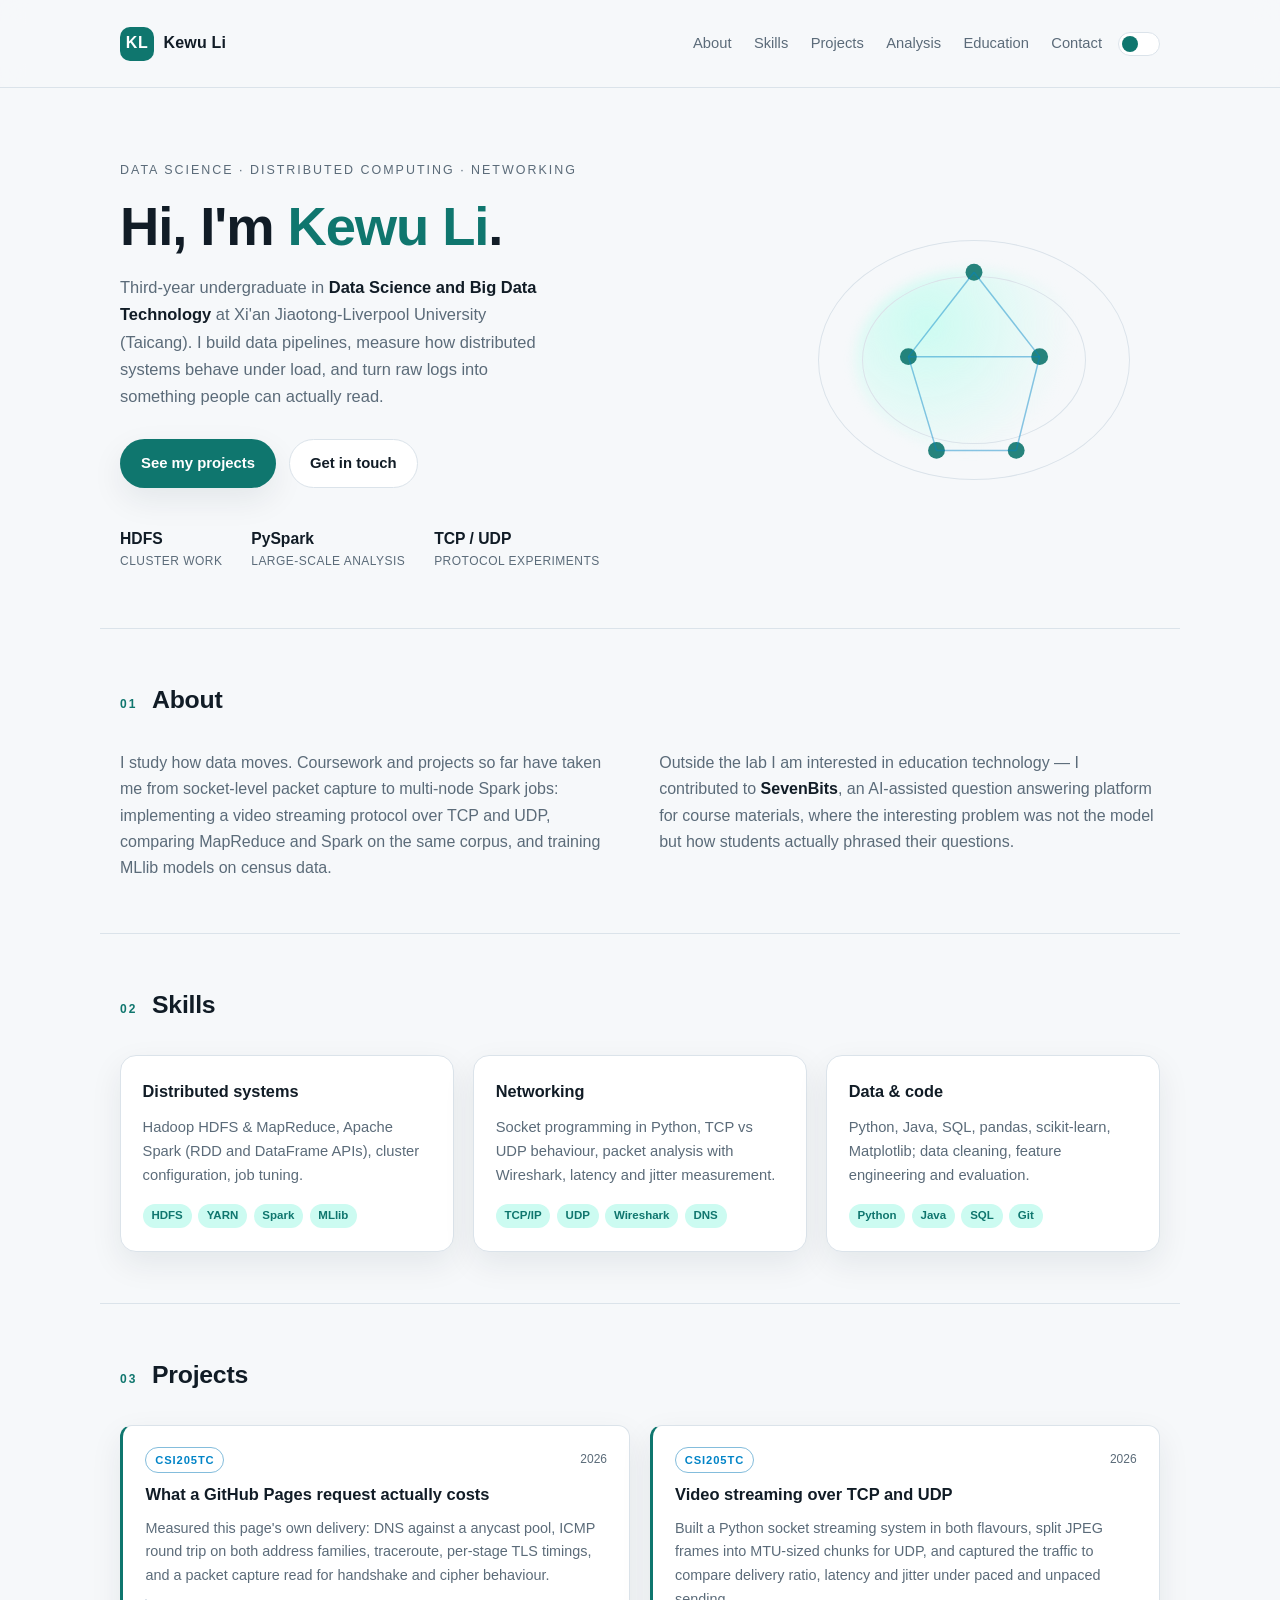
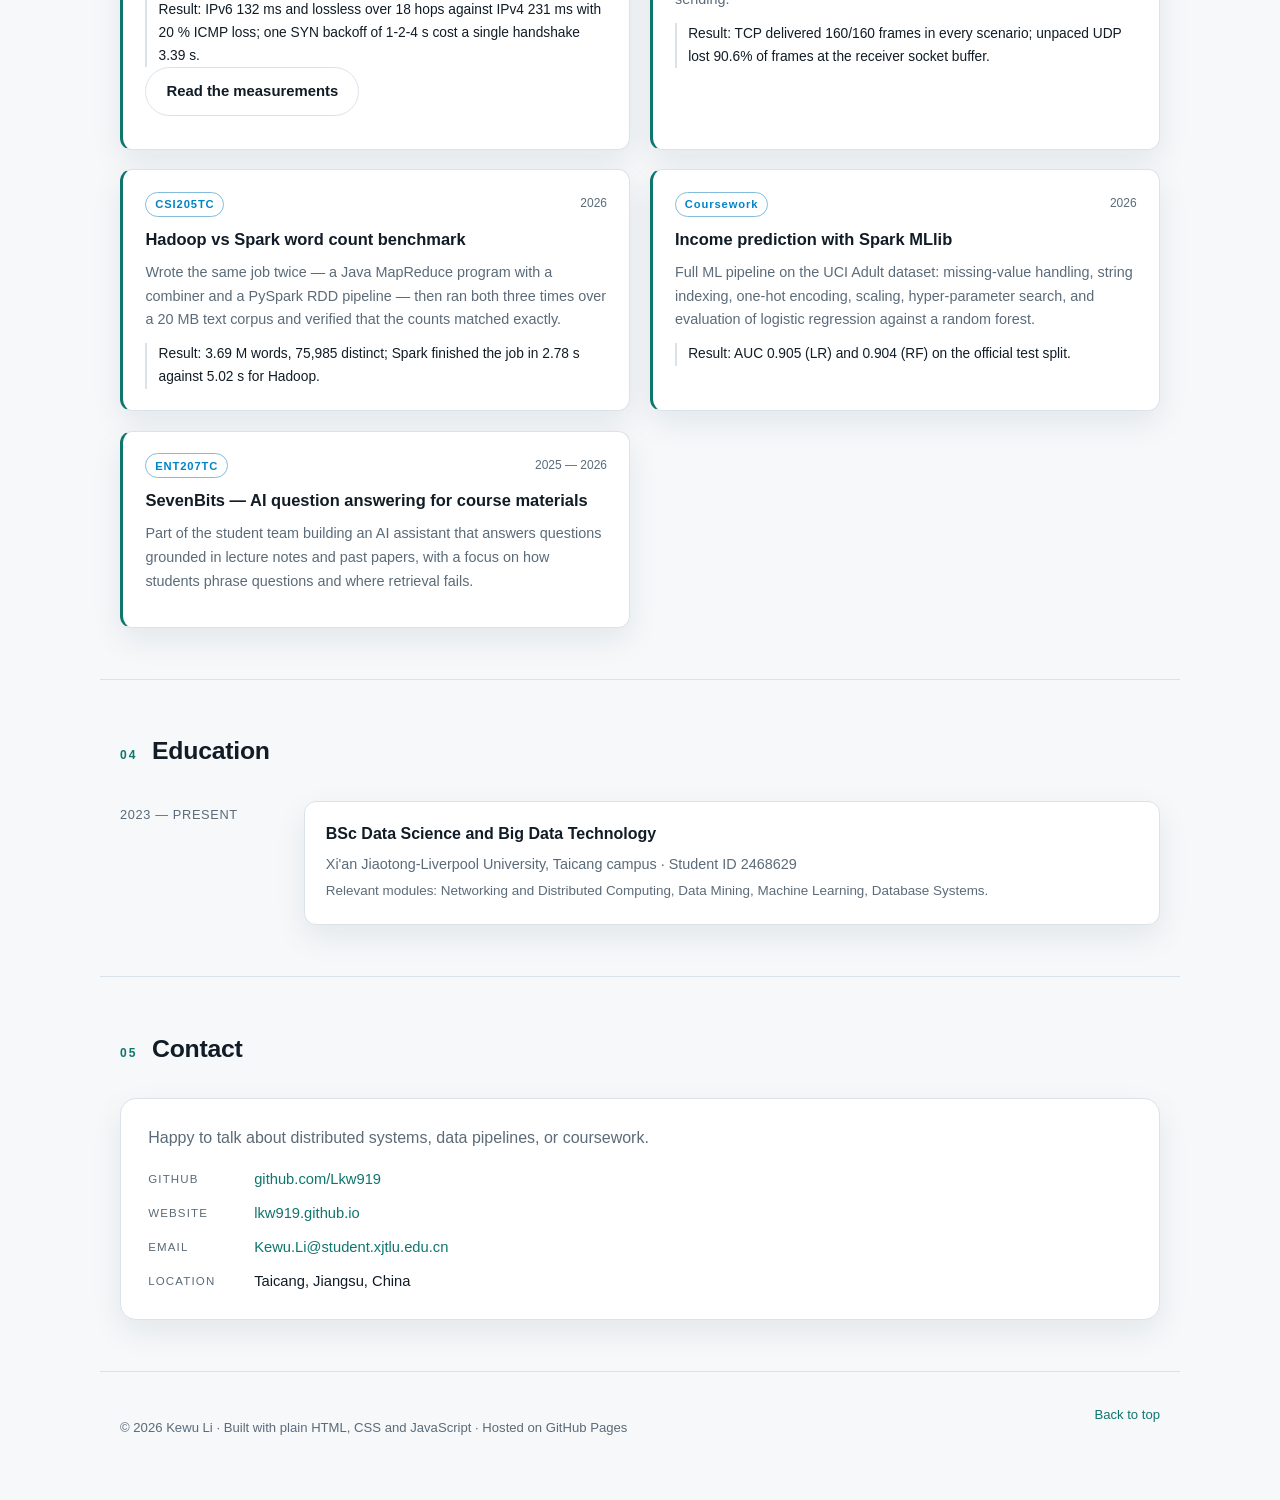
<file: index.html>
<!DOCTYPE html>
<html lang="en">
<head>
<meta charset="UTF-8" />
<meta name="viewport" content="width=device-width, initial-scale=1.0" />
<title>Kewu Li — Data Science &amp; Distributed Computing</title>
<meta name="description" content="Personal page of Kewu Li, undergraduate in Data Science and Big Data Technology at Xi'an Jiaotong-Liverpool University." />
<link rel="stylesheet" href="css/style.css" />
<link rel="icon" href="assets/favicon.svg" type="image/svg+xml" />
</head>
<body>
<header class="site-header" id="top">
  <nav class="nav">
    <a class="brand" href="#top"><span class="brand-mark">KL</span><span class="brand-text">Kewu Li</span></a>
    <ul class="nav-links">
      <li><a href="#about">About</a></li>
      <li><a href="#skills">Skills</a></li>
      <li><a href="#projects">Projects</a></li>
      <li><a href="analysis.html">Analysis</a></li>
      <li><a href="#education">Education</a></li>
      <li><a href="#contact">Contact</a></li>
    </ul>
    <button class="theme-toggle" id="themeToggle" aria-label="Toggle colour theme" title="Toggle colour theme">
      <span class="dot"></span>
    </button>
  </nav>
</header>

<main>
  <section class="hero">
    <div class="hero-grid">
      <div class="hero-copy">
        <p class="eyebrow">Data Science · Distributed Computing · Networking</p>
        <h1>Hi, I'm <span class="accent">Kewu Li</span>.</h1>
        <p class="lede">
          Third-year undergraduate in <strong>Data Science and Big Data Technology</strong>
          at Xi'an Jiaotong-Liverpool University (Taicang). I build data pipelines,
          measure how distributed systems behave under load, and turn raw logs into
          something people can actually read.
        </p>
        <div class="hero-actions">
          <a class="btn primary" href="#projects">See my projects</a>
          <a class="btn ghost" href="#contact">Get in touch</a>
        </div>
        <ul class="hero-stats">
          <li><span class="stat-value">HDFS</span><span class="stat-label">cluster work</span></li>
          <li><span class="stat-value">PySpark</span><span class="stat-label">large-scale analysis</span></li>
          <li><span class="stat-value">TCP / UDP</span><span class="stat-label">protocol experiments</span></li>
        </ul>
      </div>
      <div class="hero-visual" aria-hidden="true">
        <div class="orb"></div>
        <div class="ring ring-one"></div>
        <div class="ring ring-two"></div>
        <svg class="network" viewBox="0 0 320 320" role="presentation">
          <g class="nodes">
            <circle cx="160" cy="60" r="9" />
            <circle cx="90" cy="150" r="9" />
            <circle cx="230" cy="150" r="9" />
            <circle cx="120" cy="250" r="9" />
            <circle cx="205" cy="250" r="9" />
          </g>
          <g class="links">
            <line x1="160" y1="60" x2="90" y2="150" />
            <line x1="160" y1="60" x2="230" y2="150" />
            <line x1="90" y1="150" x2="120" y2="250" />
            <line x1="230" y1="150" x2="205" y2="250" />
            <line x1="90" y1="150" x2="230" y2="150" />
            <line x1="120" y1="250" x2="205" y2="250" />
          </g>
        </svg>
      </div>
    </div>
  </section>

  <section id="about" class="section reveal">
    <div class="section-head">
      <span class="section-index">01</span>
      <h2>About</h2>
    </div>
    <div class="two-col">
      <p>
        I study how data moves. Coursework and projects so far have taken me from
        socket-level packet capture to multi-node Spark jobs: implementing a video
        streaming protocol over TCP and UDP, comparing MapReduce and Spark on the
        same corpus, and training MLlib models on census data.
      </p>
      <p>
        Outside the lab I am interested in education technology — I contributed to
        <em>SevenBits</em>, an AI-assisted question answering platform for course
        materials, where the interesting problem was not the model but how students
        actually phrased their questions.
      </p>
    </div>
  </section>

  <section id="skills" class="section reveal">
    <div class="section-head">
      <span class="section-index">02</span>
      <h2>Skills</h2>
    </div>
    <div class="cards">
      <article class="card">
        <h3>Distributed systems</h3>
        <p>Hadoop HDFS &amp; MapReduce, Apache Spark (RDD and DataFrame APIs), cluster configuration, job tuning.</p>
        <div class="tags"><span>HDFS</span><span>YARN</span><span>Spark</span><span>MLlib</span></div>
      </article>
      <article class="card">
        <h3>Networking</h3>
        <p>Socket programming in Python, TCP vs UDP behaviour, packet analysis with Wireshark, latency and jitter measurement.</p>
        <div class="tags"><span>TCP/IP</span><span>UDP</span><span>Wireshark</span><span>DNS</span></div>
      </article>
      <article class="card">
        <h3>Data &amp; code</h3>
        <p>Python, Java, SQL, pandas, scikit-learn, Matplotlib; data cleaning, feature engineering and evaluation.</p>
        <div class="tags"><span>Python</span><span>Java</span><span>SQL</span><span>Git</span></div>
      </article>
    </div>
  </section>

  <section id="projects" class="section reveal">
    <div class="section-head">
      <span class="section-index">03</span>
      <h2>Projects</h2>
    </div>
    <div class="projects">
      <article class="project">
        <div class="project-meta"><span class="chip">CSI205TC</span><span class="year">2026</span></div>
        <h3>What a GitHub Pages request actually costs</h3>
        <p>
          Measured this page's own delivery: DNS against a anycast pool, ICMP round trip on
          both address families, traceroute, per-stage TLS timings, and a packet capture read
          for handshake and cipher behaviour.
        </p>
        <p class="result">Result: IPv6 132 ms and lossless over 18 hops against IPv4 231 ms with 20 % ICMP loss; one SYN backoff of 1-2-4 s cost a single handshake 3.39 s.</p>
        <p><a class="btn ghost" href="analysis.html">Read the measurements</a></p>
      </article>
      <article class="project">
        <div class="project-meta"><span class="chip">CSI205TC</span><span class="year">2026</span></div>
        <h3>Video streaming over TCP and UDP</h3>
        <p>
          Built a Python socket streaming system in both flavours, split JPEG frames into
          MTU-sized chunks for UDP, and captured the traffic to compare delivery ratio,
          latency and jitter under paced and unpaced sending.
        </p>
        <p class="result">Result: TCP delivered 160/160 frames in every scenario; unpaced UDP lost 90.6% of frames at the receiver socket buffer.</p>
      </article>
      <article class="project">
        <div class="project-meta"><span class="chip">CSI205TC</span><span class="year">2026</span></div>
        <h3>Hadoop vs Spark word count benchmark</h3>
        <p>
          Wrote the same job twice — a Java MapReduce program with a combiner and a
          PySpark RDD pipeline — then ran both three times over a 20 MB text corpus
          and verified that the counts matched exactly.
        </p>
        <p class="result">Result: 3.69 M words, 75,985 distinct; Spark finished the job in 2.78 s against 5.02 s for Hadoop.</p>
      </article>
      <article class="project">
        <div class="project-meta"><span class="chip">Coursework</span><span class="year">2026</span></div>
        <h3>Income prediction with Spark MLlib</h3>
        <p>
          Full ML pipeline on the UCI Adult dataset: missing-value handling, string
          indexing, one-hot encoding, scaling, hyper-parameter search, and evaluation
          of logistic regression against a random forest.
        </p>
        <p class="result">Result: AUC 0.905 (LR) and 0.904 (RF) on the official test split.</p>
      </article>
      <article class="project">
        <div class="project-meta"><span class="chip">ENT207TC</span><span class="year">2025 — 2026</span></div>
        <h3>SevenBits — AI question answering for course materials</h3>
        <p>
          Part of the student team building an AI assistant that answers questions
          grounded in lecture notes and past papers, with a focus on how students
          phrase questions and where retrieval fails.
        </p>
      </article>
    </div>
  </section>

  <section id="education" class="section reveal">
    <div class="section-head">
      <span class="section-index">04</span>
      <h2>Education</h2>
    </div>
    <div class="timeline">
      <div class="timeline-item">
        <div class="timeline-when">2023 — present</div>
        <div class="timeline-what">
          <h3>BSc Data Science and Big Data Technology</h3>
          <p>Xi'an Jiaotong-Liverpool University, Taicang campus · Student ID 2468629</p>
          <p class="muted">Relevant modules: Networking and Distributed Computing, Data Mining, Machine Learning, Database Systems.</p>
        </div>
      </div>
    </div>
  </section>

  <section id="contact" class="section reveal">
    <div class="section-head">
      <span class="section-index">05</span>
      <h2>Contact</h2>
    </div>
    <div class="contact-card">
      <p>Happy to talk about distributed systems, data pipelines, or coursework.</p>
      <ul class="contact-list">
        <li><span>GitHub</span><a href="https://github.com/Lkw919" id="githubLink" rel="noopener">github.com/Lkw919</a></li>
        <li><span>Website</span><a href="https://lkw919.github.io/" rel="noopener">lkw919.github.io</a></li>
        <li><span>Email</span><a href="mailto:Kewu.Li@student.xjtlu.edu.cn">Kewu.Li@student.xjtlu.edu.cn</a></li>
        <li><span>Location</span><span class="plain">Taicang, Jiangsu, China</span></li>
      </ul>
    </div>
  </section>
</main>

<footer class="site-footer">
  <p>© <span id="year">2026</span> Kewu Li · Built with plain HTML, CSS and JavaScript · Hosted on GitHub Pages</p>
  <a href="#top" class="to-top">Back to top</a>
</footer>

<script src="js/main.js"></script>
</body>
</html>
</file>
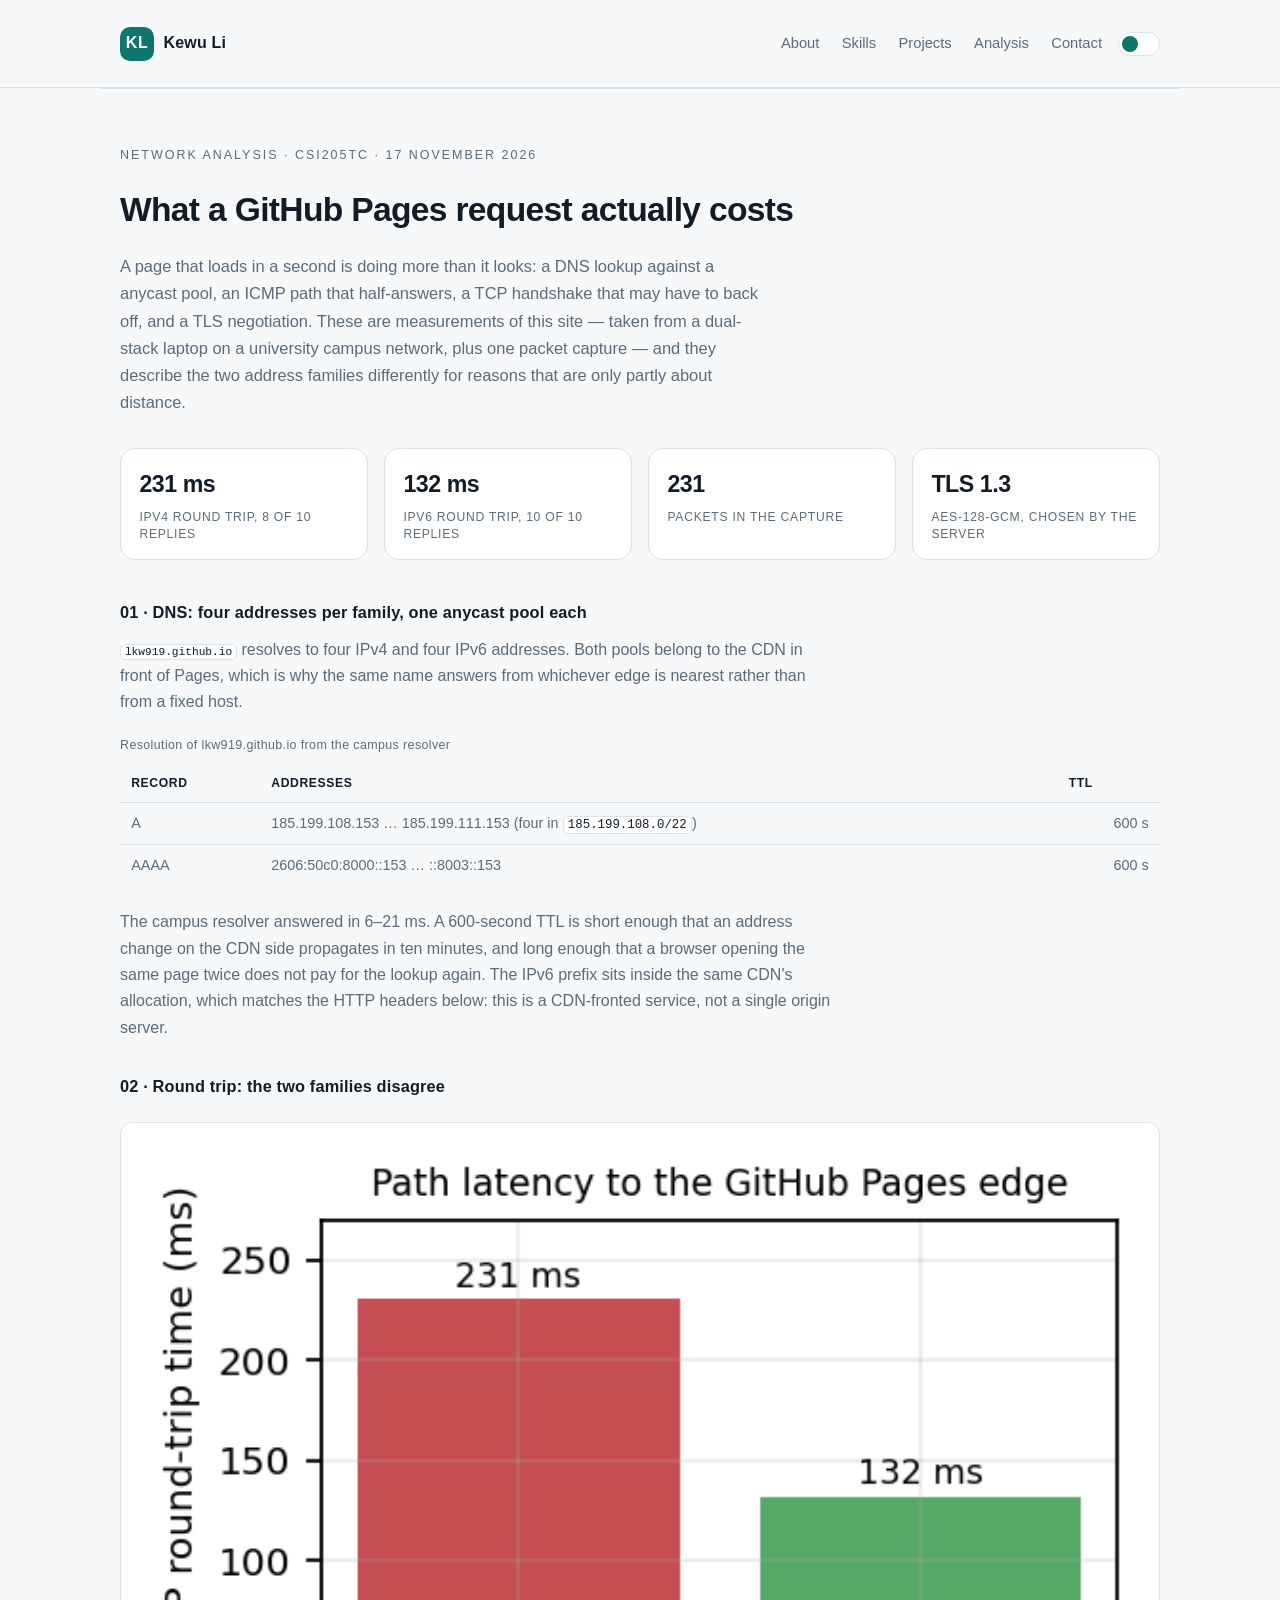
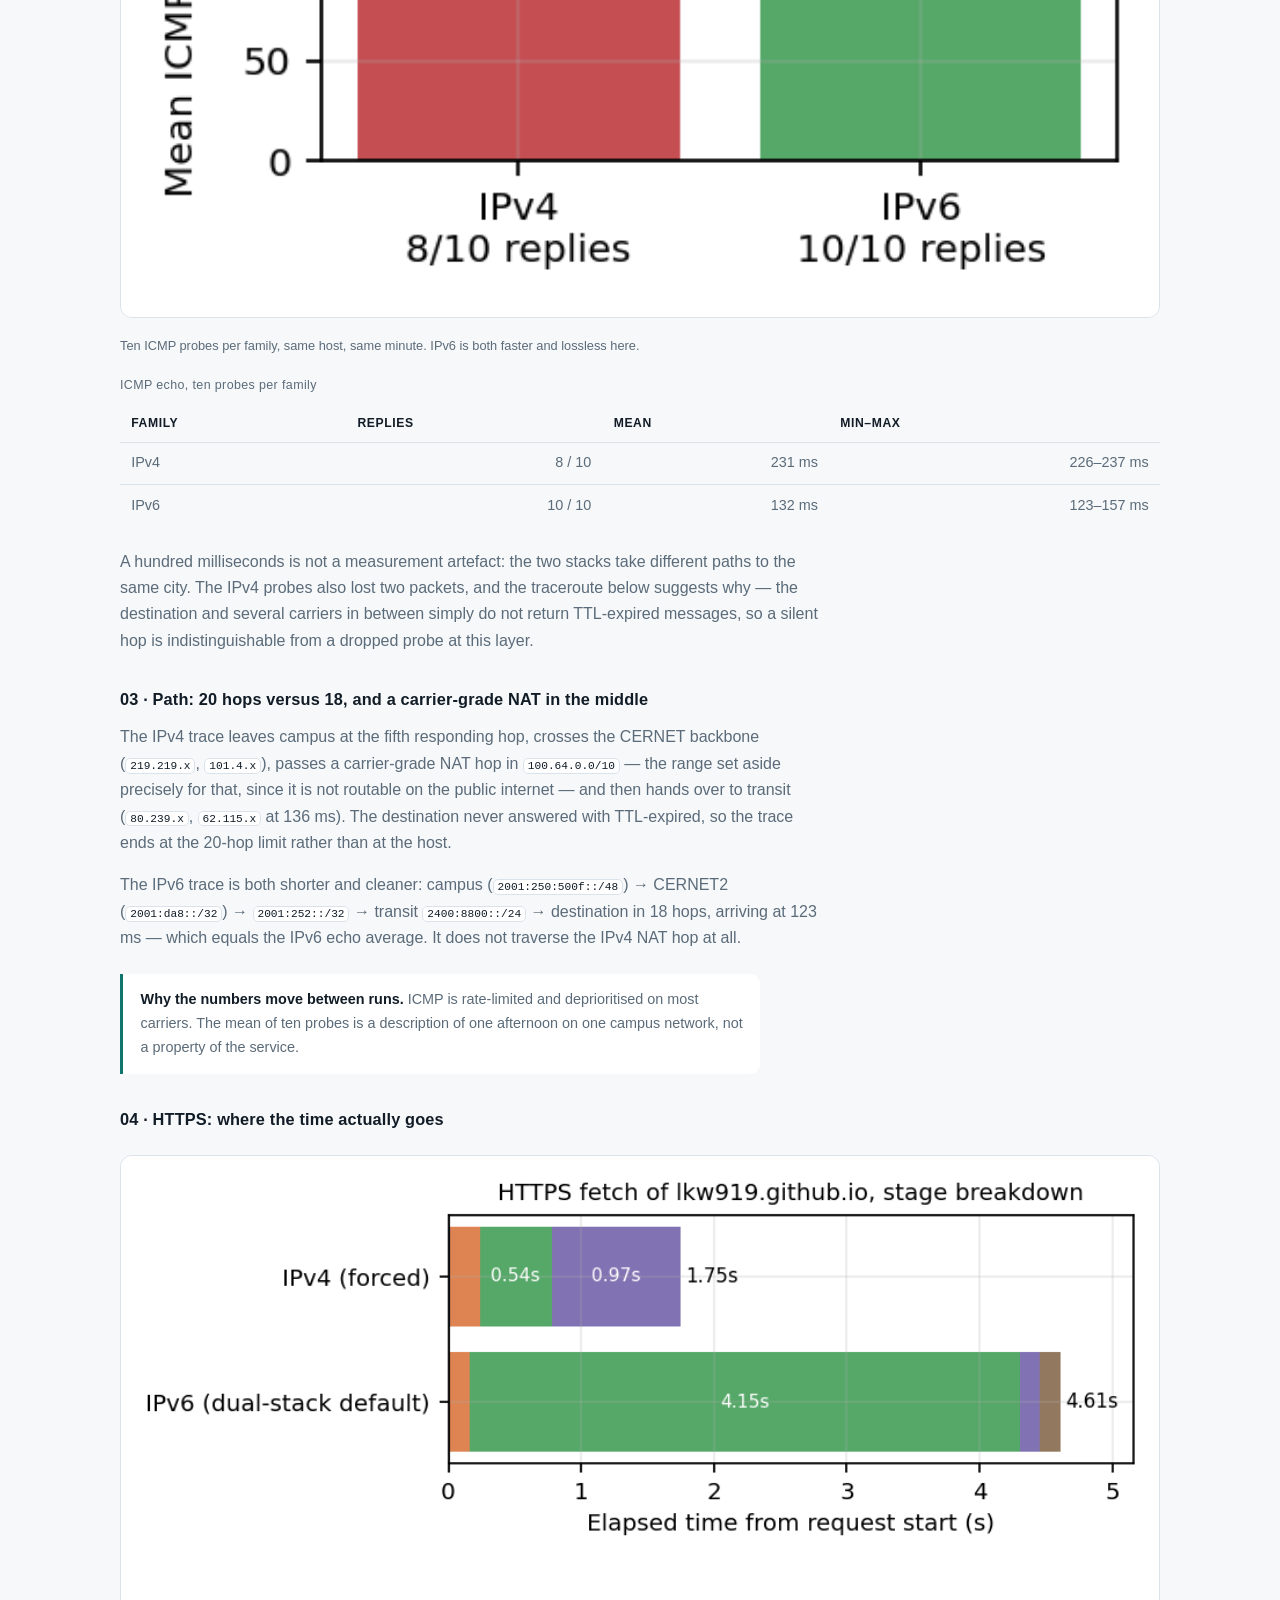
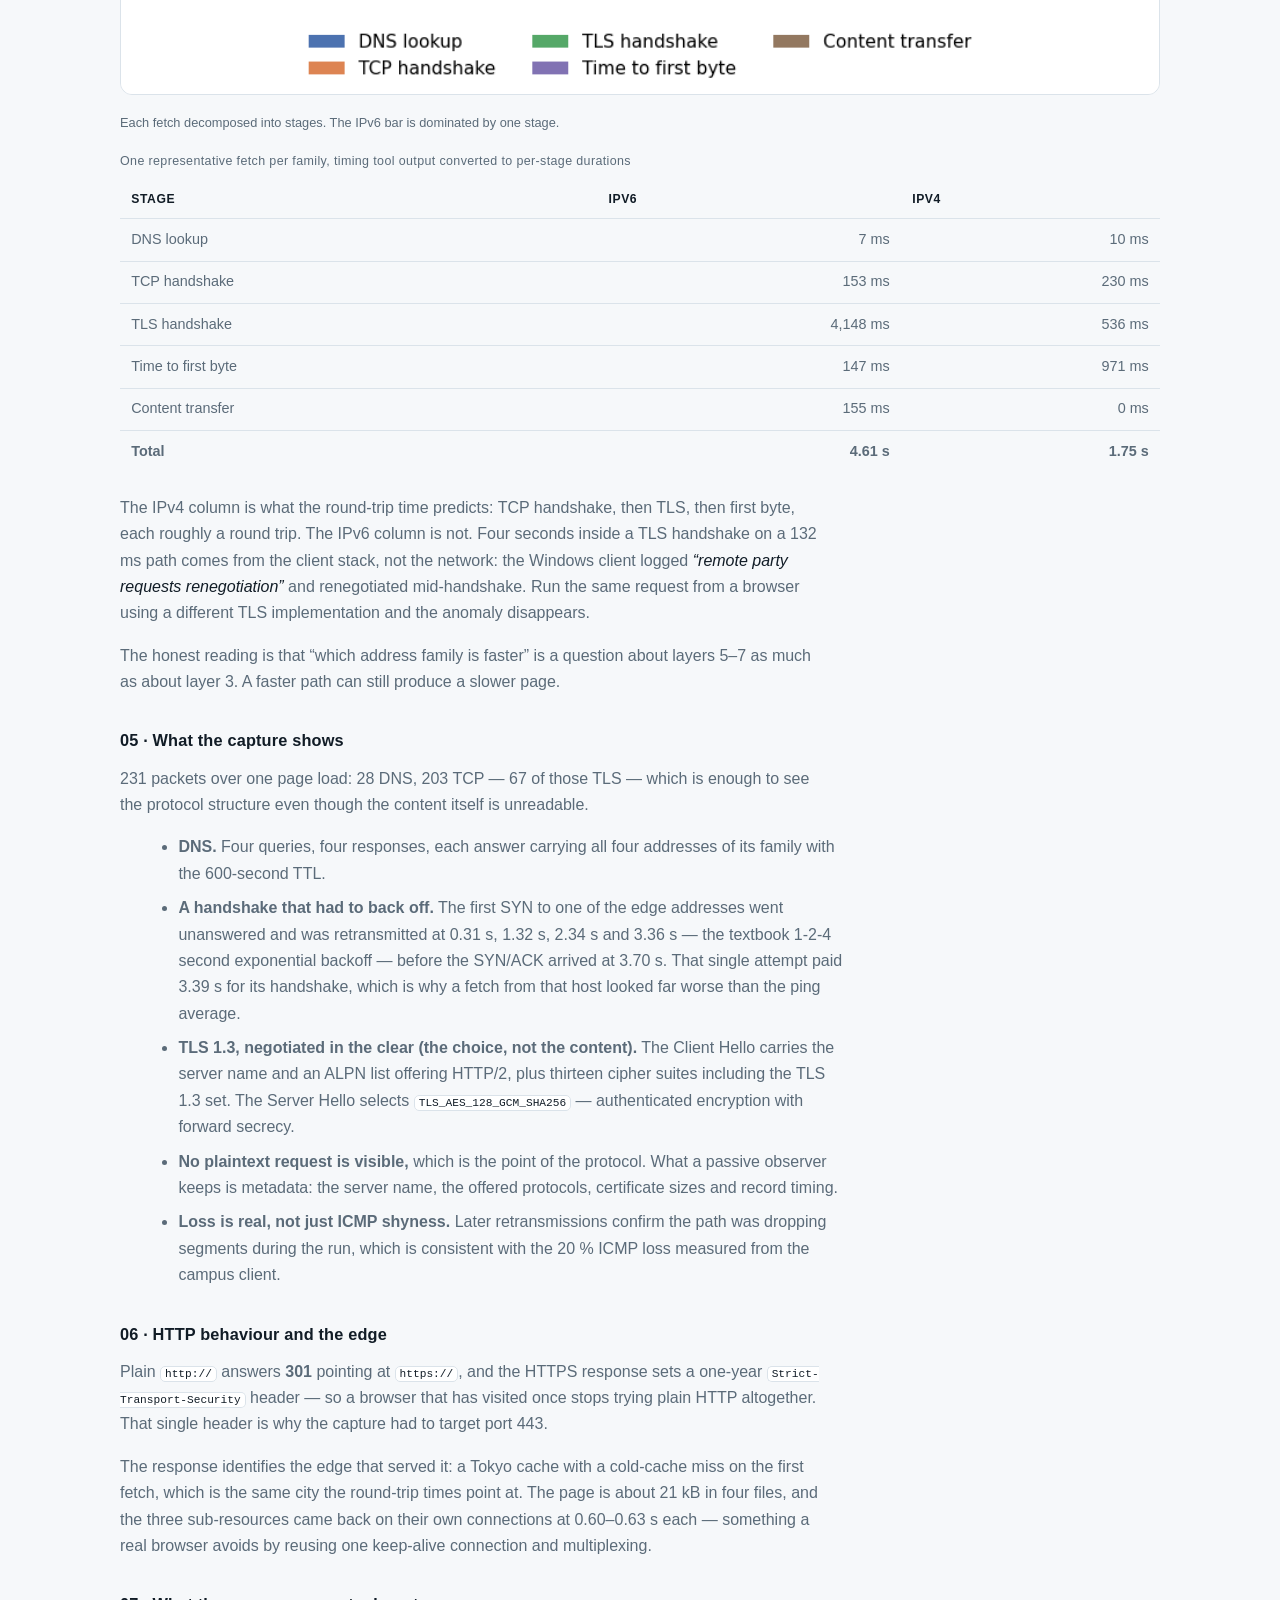
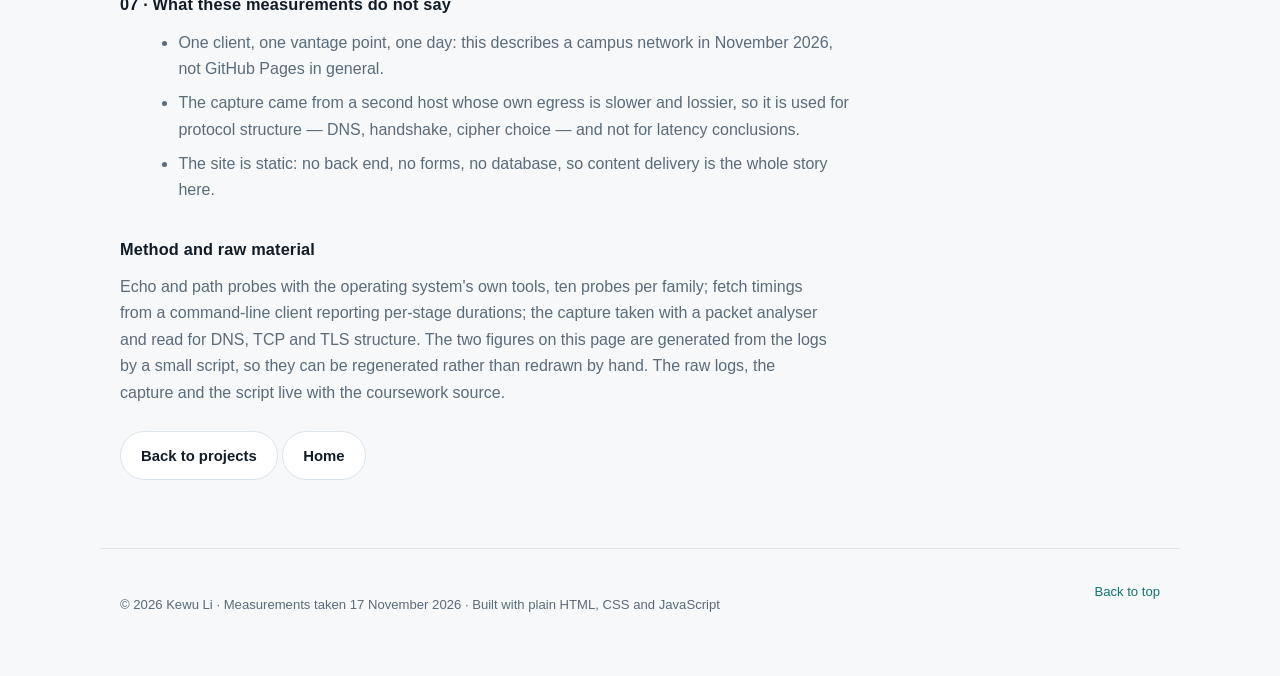
<file: analysis.html>
<!DOCTYPE html>
<html lang="en">
<head>
<meta charset="UTF-8" />
<meta name="viewport" content="width=device-width, initial-scale=1.0" />
<title>What a GitHub Pages request actually costs — Kewu Li</title>
<meta name="description" content="Measured network analysis of a GitHub Pages request: DNS, anycast, ICMP round-trip time, traceroute, TLS handshake stages and a packet capture. CSI205TC, November 2026." />
<link rel="stylesheet" href="css/style.css" />
<link rel="icon" href="assets/favicon.svg" type="image/svg+xml" />
</head>
<body>
<header class="site-header" id="top">
  <nav class="nav">
    <a class="brand" href="index.html"><span class="brand-mark">KL</span><span class="brand-text">Kewu Li</span></a>
    <ul class="nav-links">
      <li><a href="index.html#about">About</a></li>
      <li><a href="index.html#skills">Skills</a></li>
      <li><a href="index.html#projects">Projects</a></li>
      <li><a href="analysis.html" aria-current="page">Analysis</a></li>
      <li><a href="index.html#contact">Contact</a></li>
    </ul>
    <button class="theme-toggle" id="themeToggle" aria-label="Toggle colour theme" title="Toggle colour theme">
      <span class="dot"></span>
    </button>
  </nav>
</header>

<main>
  <section class="section" style="padding-top:3.5rem">
    <p class="eyebrow">Network analysis · CSI205TC · 17 November 2026</p>
    <h1 style="font-size:2.1rem;letter-spacing:-0.02em;margin:0.6rem 0 1rem">
      What a GitHub Pages request actually costs
    </h1>
    <p class="lede" style="max-width:70ch">
      A page that loads in a second is doing more than it looks: a DNS lookup against a
      anycast pool, an ICMP path that half-answers, a TCP handshake that may have to back
      off, and a TLS negotiation. These are measurements of this site — taken from a
      dual-stack laptop on a university campus network, plus one packet capture — and they
      describe the two address families differently for reasons that are only partly
      about distance.
    </p>

    <div class="stat-strip">
      <div><strong>231 ms</strong><span>IPv4 round trip, 8 of 10 replies</span></div>
      <div><strong>132 ms</strong><span>IPv6 round trip, 10 of 10 replies</span></div>
      <div><strong>231</strong><span>packets in the capture</span></div>
      <div><strong>TLS 1.3</strong><span>AES-128-GCM, chosen by the server</span></div>
    </div>

    <div class="prose">

      <h3>01 · DNS: four addresses per family, one anycast pool each</h3>
      <p>
        <code>lkw919.github.io</code> resolves to four IPv4 and four IPv6 addresses. Both
        pools belong to the CDN in front of Pages, which is why the same name answers from
        whichever edge is nearest rather than from a fixed host.
      </p>
      <table class="datatable">
        <caption>Resolution of lkw919.github.io from the campus resolver</caption>
        <thead><tr><th>Record</th><th>Addresses</th><th>TTL</th></tr></thead>
        <tbody>
          <tr><td>A</td><td>185.199.108.153 … 185.199.111.153 (four in <code>185.199.108.0/22</code>)</td><td class="num">600 s</td></tr>
          <tr><td>AAAA</td><td>2606:50c0:8000::153 … ::8003::153</td><td class="num">600 s</td></tr>
        </tbody>
      </table>
      <p>
        The campus resolver answered in 6–21 ms. A 600-second TTL is short enough that an
        address change on the CDN side propagates in ten minutes, and long enough that a
        browser opening the same page twice does not pay for the lookup again. The IPv6
        prefix sits inside the same CDN's allocation, which matches the HTTP headers below:
        this is a CDN-fronted service, not a single origin server.
      </p>

      <h3>02 · Round trip: the two families disagree</h3>
      <figure class="figure">
        <img src="assets/figs/rtt.png" alt="Bar chart of ICMP round-trip time for IPv4 and IPv6 probes to the same site" />
        <figcaption>Ten ICMP probes per family, same host, same minute. IPv6 is both faster and lossless here.</figcaption>
      </figure>
      <table class="datatable">
        <caption>ICMP echo, ten probes per family</caption>
        <thead><tr><th>Family</th><th>Replies</th><th>Mean</th><th>Min–max</th></tr></thead>
        <tbody>
          <tr><td>IPv4</td><td class="num">8 / 10</td><td class="num">231 ms</td><td class="num">226–237 ms</td></tr>
          <tr><td>IPv6</td><td class="num">10 / 10</td><td class="num">132 ms</td><td class="num">123–157 ms</td></tr>
        </tbody>
      </table>
      <p>
        A hundred milliseconds is not a measurement artefact: the two stacks take different
        paths to the same city. The IPv4 probes also lost two packets, and the traceroute
        below suggests why — the destination and several carriers in between simply do not
        return TTL-expired messages, so a silent hop is indistinguishable from a dropped
        probe at this layer.
      </p>

      <h3>03 · Path: 20 hops versus 18, and a carrier-grade NAT in the middle</h3>
      <p>
        The IPv4 trace leaves campus at the fifth responding hop, crosses the CERNET backbone
        (<code>219.219.x</code>, <code>101.4.x</code>), passes a carrier-grade NAT hop in
        <code>100.64.0.0/10</code> — the range set aside precisely for that, since it is not
        routable on the public internet — and then hands over to transit
        (<code>80.239.x</code>, <code>62.115.x</code> at 136 ms). The destination never
        answered with TTL-expired, so the trace ends at the 20-hop limit rather than at the
        host.
      </p>
      <p>
        The IPv6 trace is both shorter and cleaner: campus (<code>2001:250:500f::/48</code>) →
        CERNET2 (<code>2001:da8::/32</code>) → <code>2001:252::/32</code> → transit
        <code>2400:8800::/24</code> → destination in 18 hops, arriving at 123 ms — which
        equals the IPv6 echo average. It does not traverse the IPv4 NAT hop at all.
      </p>
      <div class="note">
        <strong>Why the numbers move between runs.</strong> ICMP is rate-limited and
        deprioritised on most carriers. The mean of ten probes is a description of one
        afternoon on one campus network, not a property of the service.
      </div>

      <h3>04 · HTTPS: where the time actually goes</h3>
      <figure class="figure">
        <img src="assets/figs/stages.png" alt="Stacked bar chart breaking the HTTPS fetch into DNS, TCP, TLS, first byte and transfer stages for IPv6 and IPv4" />
        <figcaption>Each fetch decomposed into stages. The IPv6 bar is dominated by one stage.</figcaption>
      </figure>
      <table class="datatable">
        <caption>One representative fetch per family, timing tool output converted to per-stage durations</caption>
        <thead><tr><th>Stage</th><th>IPv6</th><th>IPv4</th></tr></thead>
        <tbody>
          <tr><td>DNS lookup</td><td class="num">7 ms</td><td class="num">10 ms</td></tr>
          <tr><td>TCP handshake</td><td class="num">153 ms</td><td class="num">230 ms</td></tr>
          <tr><td>TLS handshake</td><td class="num">4,148 ms</td><td class="num">536 ms</td></tr>
          <tr><td>Time to first byte</td><td class="num">147 ms</td><td class="num">971 ms</td></tr>
          <tr><td>Content transfer</td><td class="num">155 ms</td><td class="num">0 ms</td></tr>
          <tr><td><strong>Total</strong></td><td class="num"><strong>4.61 s</strong></td><td class="num"><strong>1.75 s</strong></td></tr>
        </tbody>
      </table>
      <p>
        The IPv4 column is what the round-trip time predicts: TCP handshake, then TLS, then
        first byte, each roughly a round trip. The IPv6 column is not. Four seconds inside a
        TLS handshake on a 132 ms path comes from the client stack, not the network: the
        Windows client logged <em>“remote party requests renegotiation”</em> and renegotiated
        mid-handshake. Run the same request from a browser using a different TLS
        implementation and the anomaly disappears.
      </p>
      <p>
        The honest reading is that “which address family is faster” is a question about
        layers 5–7 as much as about layer 3. A faster path can still produce a slower page.
      </p>

      <h3>05 · What the capture shows</h3>
      <p>
        231 packets over one page load: 28 DNS, 203 TCP — 67 of those TLS — which is enough
        to see the protocol structure even though the content itself is unreadable.
      </p>
      <ul>
        <li>
          <strong>DNS.</strong> Four queries, four responses, each answer carrying all four
          addresses of its family with the 600-second TTL.
        </li>
        <li>
          <strong>A handshake that had to back off.</strong> The first SYN to one of the edge
          addresses went unanswered and was retransmitted at 0.31 s, 1.32 s, 2.34 s and
          3.36 s — the textbook 1-2-4 second exponential backoff — before the SYN/ACK arrived
          at 3.70 s. That single attempt paid 3.39 s for its handshake, which is why a fetch
          from that host looked far worse than the ping average.
        </li>
        <li>
          <strong>TLS 1.3, negotiated in the clear (the choice, not the content).</strong> The
          Client Hello carries the server name and an ALPN list offering HTTP/2, plus thirteen
          cipher suites including the TLS 1.3 set. The Server Hello selects
          <code>TLS_AES_128_GCM_SHA256</code> — authenticated encryption with forward secrecy.
        </li>
        <li>
          <strong>No plaintext request is visible,</strong> which is the point of the protocol.
          What a passive observer keeps is metadata: the server name, the offered protocols,
          certificate sizes and record timing.
        </li>
        <li>
          <strong>Loss is real, not just ICMP shyness.</strong> Later retransmissions confirm
          the path was dropping segments during the run, which is consistent with the 20 %
          ICMP loss measured from the campus client.
        </li>
      </ul>

      <h3>06 · HTTP behaviour and the edge</h3>
      <p>
        Plain <code>http://</code> answers <strong>301</strong> pointing at
        <code>https://</code>, and the HTTPS response sets a one-year
        <code>Strict-Transport-Security</code> header — so a browser that has visited once
        stops trying plain HTTP altogether. That single header is why the capture had to
        target port 443.
      </p>
      <p>
        The response identifies the edge that served it: a Tokyo cache with a cold-cache miss
        on the first fetch, which is the same city the round-trip times point at. The page is
        about 21 kB in four files, and the three sub-resources came back on their own
        connections at 0.60–0.63 s each — something a real browser avoids by reusing one
        keep-alive connection and multiplexing.
      </p>

      <h3>07 · What these measurements do not say</h3>
      <ul>
        <li>One client, one vantage point, one day: this describes a campus network in November 2026, not GitHub Pages in general.</li>
        <li>The capture came from a second host whose own egress is slower and lossier, so it is used for protocol structure — DNS, handshake, cipher choice — and not for latency conclusions.</li>
        <li>The site is static: no back end, no forms, no database, so content delivery is the whole story here.</li>
      </ul>

      <h3>Method and raw material</h3>
      <p>
        Echo and path probes with the operating system's own tools, ten probes per family;
        fetch timings from a command-line client reporting per-stage durations; the capture
        taken with a packet analyser and read for DNS, TCP and TLS structure. The two figures
        on this page are generated from the logs by a small script, so they can be regenerated
        rather than redrawn by hand. The raw logs, the capture and the script live with the
        coursework source.
      </p>
      <p style="margin-top:1.6rem">
        <a class="btn ghost" href="index.html#projects">Back to projects</a>
        <a class="btn ghost" href="index.html">Home</a>
      </p>
    </div>
  </section>
</main>

<footer class="site-footer">
  <p>© <span id="year">2026</span> Kewu Li · Measurements taken 17 November 2026 · Built with plain HTML, CSS and JavaScript</p>
  <a href="#top" class="to-top">Back to top</a>
</footer>

<script src="js/main.js"></script>
</body>
</html>
</file>
<file: css/style.css>
/* ============================================================
   Kewu Li — personal site
   Plain CSS, no frameworks, no external fonts or CDNs.
   ============================================================ */

:root {
  --bg: #f6f8fa;
  --bg-soft: #ffffff;
  --text: #111c26;
  --muted: #5b6b79;
  --line: #dbe3ea;
  --accent: #0f766e;
  --accent-soft: #ccfbf1;
  --sky: #0284c7;
  --shadow: 0 12px 32px rgba(15, 35, 50, 0.08);
  --radius: 16px;
  --max: 1080px;
}

[data-theme="dark"] {
  --bg: #0a1219;
  --bg-soft: #111c26;
  --text: #e6edf3;
  --muted: #93a4b4;
  --line: #21303c;
  --accent: #2dd4bf;
  --accent-soft: #10312f;
  --sky: #38bdf8;
  --shadow: 0 14px 40px rgba(0, 0, 0, 0.45);
}

* { box-sizing: border-box; }

html { scroll-behavior: smooth; }

body {
  margin: 0;
  background: var(--bg);
  color: var(--text);
  font-family: "Segoe UI", "Helvetica Neue", Arial, "Noto Sans", sans-serif;
  line-height: 1.65;
  -webkit-font-smoothing: antialiased;
  transition: background 0.35s ease, color 0.35s ease;
}

a { color: var(--accent); text-decoration: none; }
a:hover { text-decoration: underline; }

/* ---------- header ---------- */
.site-header {
  position: sticky;
  top: 0;
  z-index: 20;
  backdrop-filter: blur(12px);
  background: color-mix(in srgb, var(--bg) 78%, transparent);
  border-bottom: 1px solid var(--line);
}

.nav {
  max-width: var(--max);
  margin: 0 auto;
  padding: 0.9rem 1.25rem;
  display: flex;
  align-items: center;
  gap: 1rem;
}

.brand { display: flex; align-items: center; gap: 0.6rem; color: var(--text); }
.brand:hover { text-decoration: none; }

.brand-mark {
  display: grid;
  place-items: center;
  width: 34px; height: 34px;
  border-radius: 10px;
  background: var(--accent);
  color: #fff;
  font-weight: 700;
  letter-spacing: 0.04em;
}

.brand-text { font-weight: 650; letter-spacing: 0.01em; }

.nav-links {
  display: flex;
  gap: 1.4rem;
  margin-left: auto;
  list-style: none;
  padding: 0;
}

.nav-links a {
  color: var(--muted);
  font-size: 0.92rem;
  padding: 0.25rem 0;
  border-bottom: 2px solid transparent;
  transition: color 0.2s ease, border-color 0.2s ease;
}

.nav-links a:hover {
  color: var(--text);
  border-color: var(--accent);
  text-decoration: none;
}

.theme-toggle {
  width: 42px; height: 24px;
  border-radius: 999px;
  border: 1px solid var(--line);
  background: var(--bg-soft);
  position: relative;
  cursor: pointer;
  padding: 0;
}

.theme-toggle .dot {
  position: absolute;
  top: 3px; left: 3px;
  width: 16px; height: 16px;
  border-radius: 50%;
  background: var(--accent);
  transition: transform 0.25s ease;
}

[data-theme="dark"] .theme-toggle .dot { transform: translateX(18px); }

/* ---------- hero ---------- */
.hero {
  max-width: var(--max);
  margin: 0 auto;
  padding: 4.5rem 1.25rem 3.5rem;
}

.hero-grid {
  display: grid;
  grid-template-columns: 1.25fr 0.75fr;
  gap: 3rem;
  align-items: center;
}

.eyebrow {
  font-size: 0.78rem;
  letter-spacing: 0.16em;
  text-transform: uppercase;
  color: var(--muted);
  margin: 0 0 1rem;
}

.hero h1 {
  font-size: clamp(2.2rem, 4.4vw, 3.4rem);
  line-height: 1.1;
  margin: 0 0 1.1rem;
  letter-spacing: -0.02em;
}

.accent { color: var(--accent); }

.lede { color: var(--muted); font-size: 1.03rem; max-width: 46ch; margin: 0 0 1.8rem; }
.lede strong { color: var(--text); }

.hero-actions { display: flex; gap: 0.8rem; flex-wrap: wrap; }

.btn {
  display: inline-flex;
  align-items: center;
  gap: 0.4rem;
  padding: 0.7rem 1.25rem;
  border-radius: 999px;
  font-size: 0.93rem;
  font-weight: 600;
  border: 1px solid transparent;
  transition: transform 0.18s ease, box-shadow 0.18s ease, background 0.2s ease;
}

.btn:hover { text-decoration: none; transform: translateY(-1px); }
.btn.primary { background: var(--accent); color: #fff; box-shadow: var(--shadow); }
.btn.ghost { border-color: var(--line); color: var(--text); background: var(--bg-soft); }

.hero-stats {
  display: flex;
  gap: 1.8rem;
  list-style: none;
  padding: 0;
  margin: 2.4rem 0 0;
  flex-wrap: wrap;
}

.hero-stats li { display: flex; flex-direction: column; }
.stat-value { font-weight: 700; font-size: 0.98rem; }
.stat-label { font-size: 0.75rem; color: var(--muted); letter-spacing: 0.04em; text-transform: uppercase; }

/* decorative network figure */
.hero-visual { position: relative; min-height: 300px; }
.orb {
  position: absolute;
  inset: 18% 18% 22% 18%;
  border-radius: 50%;
  background: radial-gradient(circle at 30% 30%, var(--accent-soft), transparent 70%);
  filter: blur(6px);
}
.ring {
  position: absolute;
  border: 1px solid var(--line);
  border-radius: 50%;
}
.ring-one { inset: 8% 8% 12% 8%; animation: spin 26s linear infinite; }
.ring-two { inset: 20% 20% 24% 20%; animation: spin 18s linear infinite reverse; }
@keyframes spin { to { transform: rotate(360deg); } }

.network { position: absolute; inset: 0; width: 100%; height: 100%; }
.network .nodes circle { fill: var(--accent); opacity: 0.9; }
.network .links line { stroke: var(--sky); stroke-width: 1.6; opacity: 0.45; }

/* ---------- sections ---------- */
.section {
  max-width: var(--max);
  margin: 0 auto;
  padding: 3.2rem 1.25rem;
  border-top: 1px solid var(--line);
}

.section-head { display: flex; align-items: baseline; gap: 0.9rem; margin-bottom: 1.8rem; }
.section-index { font-size: 0.75rem; letter-spacing: 0.18em; color: var(--accent); font-weight: 700; }
.section h2 { font-size: 1.55rem; margin: 0; letter-spacing: -0.01em; }

.two-col { display: grid; grid-template-columns: 1fr 1fr; gap: 2.4rem; color: var(--muted); }
.two-col p { margin: 0; }
.two-col em { color: var(--text); font-style: normal; font-weight: 600; }

.cards { display: grid; grid-template-columns: repeat(3, 1fr); gap: 1.2rem; }

.card {
  background: var(--bg-soft);
  border: 1px solid var(--line);
  border-radius: var(--radius);
  padding: 1.4rem 1.35rem;
  box-shadow: var(--shadow);
  transition: transform 0.2s ease, border-color 0.2s ease;
}

.card:hover { transform: translateY(-3px); border-color: color-mix(in srgb, var(--accent) 45%, var(--line)); }
.card h3 { margin: 0 0 0.6rem; font-size: 1.02rem; }
.card p { margin: 0 0 1rem; color: var(--muted); font-size: 0.92rem; }

.tags { display: flex; flex-wrap: wrap; gap: 0.4rem; }
.tags span {
  font-size: 0.72rem;
  padding: 0.18rem 0.55rem;
  border-radius: 999px;
  background: var(--accent-soft);
  color: var(--accent);
  font-weight: 600;
}

/* ---------- projects ---------- */
.projects { display: grid; grid-template-columns: 1fr 1fr; gap: 1.2rem; }

.project {
  background: var(--bg-soft);
  border: 1px solid var(--line);
  border-left: 3px solid var(--accent);
  border-radius: 12px;
  padding: 1.35rem 1.4rem;
  box-shadow: var(--shadow);
  transition: transform 0.2s ease;
}

.project:hover { transform: translateY(-2px); }
.project-meta { display: flex; justify-content: space-between; align-items: center; margin-bottom: 0.55rem; }
.chip {
  font-size: 0.7rem; font-weight: 700; letter-spacing: 0.08em;
  color: var(--sky);
  border: 1px solid color-mix(in srgb, var(--sky) 40%, var(--line));
  border-radius: 999px; padding: 0.15rem 0.55rem;
}
.year { font-size: 0.75rem; color: var(--muted); }
.project h3 { margin: 0 0 0.5rem; font-size: 1.03rem; }
.project p { margin: 0 0 0.7rem; color: var(--muted); font-size: 0.9rem; }
.project .result {
  margin: 0; color: var(--text); font-size: 0.86rem;
  border-left: 2px solid var(--line); padding-left: 0.7rem;
}

/* ---------- timeline ---------- */
.timeline { display: grid; gap: 1.2rem; }
.timeline-item { display: grid; grid-template-columns: 160px 1fr; gap: 1.5rem; align-items: start; }
.timeline-when { font-size: 0.8rem; color: var(--muted); letter-spacing: 0.05em; text-transform: uppercase; padding-top: 0.2rem; }
.timeline-what {
  background: var(--bg-soft); border: 1px solid var(--line);
  border-radius: 12px; padding: 1.2rem 1.3rem; box-shadow: var(--shadow);
}
.timeline-what h3 { margin: 0 0 0.35rem; font-size: 1rem; }
.timeline-what p { margin: 0.2rem 0; color: var(--muted); font-size: 0.9rem; }
.muted { font-size: 0.84rem !important; }

/* ---------- contact ---------- */
.contact-card {
  background: var(--bg-soft);
  border: 1px solid var(--line);
  border-radius: var(--radius);
  padding: 1.6rem 1.7rem;
  box-shadow: var(--shadow);
}
.contact-card p { margin: 0 0 1rem; color: var(--muted); }
.contact-list { list-style: none; padding: 0; margin: 0; display: grid; gap: 0.6rem; }
.contact-list li { display: grid; grid-template-columns: 90px 1fr; gap: 1rem; font-size: 0.92rem; }
.contact-list span:first-child { color: var(--muted); text-transform: uppercase; font-size: 0.72rem; letter-spacing: 0.1em; align-self: center; }
.plain { color: var(--text); }

/* ---------- footer ---------- */
.site-footer {
  max-width: var(--max);
  margin: 0 auto;
  padding: 2rem 1.25rem 3rem;
  border-top: 1px solid var(--line);
  display: flex;
  justify-content: space-between;
  gap: 1rem;
  flex-wrap: wrap;
  font-size: 0.82rem;
  color: var(--muted);
}

/* ---------- reveal animation ---------- */
.reveal { opacity: 0; transform: translateY(14px); transition: opacity 0.55s ease, transform 0.55s ease; }
.reveal.visible { opacity: 1; transform: none; }

@media (prefers-reduced-motion: reduce) {
  .reveal { opacity: 1; transform: none; transition: none; }
  .ring, .ring-two { animation: none; }
}

/* ---------- responsive ---------- */
@media (max-width: 900px) {
  .hero-grid { grid-template-columns: 1fr; gap: 2rem; }
  .hero-visual { min-height: 240px; order: -1; }
  .two-col, .projects, .cards { grid-template-columns: 1fr; }
  .nav-links { display: none; }
  .timeline-item { grid-template-columns: 1fr; gap: 0.5rem; }
}

/* ---------- analysis page ---------- */
.stat-strip { display: grid; grid-template-columns: repeat(4, 1fr); gap: 1rem; margin: 2rem 0 2.4rem; }
.stat-strip > div { background: var(--bg-soft); border: 1px solid var(--line); border-radius: 14px; padding: 1rem 1.15rem; }
.stat-strip strong { display: block; font-size: 1.45rem; letter-spacing: -0.02em; color: var(--text); font-variant-numeric: tabular-nums; }
.stat-strip span { display: block; margin-top: 0.35rem; font-size: 0.76rem; color: var(--muted); text-transform: uppercase; letter-spacing: 0.06em; line-height: 1.4; }

.prose p { color: var(--muted); margin: 0 0 1rem; max-width: 80ch; }
.prose h3 { font-size: 1.02rem; letter-spacing: 0.01em; color: var(--text); margin: 2rem 0 0.7rem; }
.prose ul { color: var(--muted); margin: 0 0 1rem 1.15rem; max-width: 80ch; }
.prose li { margin-bottom: 0.5rem; }
.prose code { font-size: 0.86em; background: var(--bg-soft); border: 1px solid var(--line); border-radius: 5px; padding: 0.08em 0.35em; color: var(--text); }
.prose em { color: var(--text); font-style: italic; }

.datatable { width: 100%; border-collapse: collapse; margin: 1.2rem 0 1.4rem; font-size: 0.9rem; font-variant-numeric: tabular-nums; }
.datatable caption { caption-side: top; text-align: left; font-size: 0.78rem; color: var(--muted); padding-bottom: 0.55rem; letter-spacing: 0.03em; }
.datatable th, .datatable td { padding: 0.55rem 0.7rem; border-bottom: 1px solid var(--line); text-align: left; vertical-align: top; color: var(--muted); }
.datatable th { color: var(--text); font-weight: 600; font-size: 0.76rem; text-transform: uppercase; letter-spacing: 0.05em; }
.datatable td.num { text-align: right; white-space: nowrap; }
.datatable tbody tr:last-child td { border-bottom: none; }

.figure { margin: 1.4rem 0 1.2rem; }
.figure img { width: 100%; height: auto; border: 1px solid var(--line); border-radius: 12px; background: var(--bg-soft); }
.figure figcaption { font-size: 0.8rem; color: var(--muted); margin-top: 0.6rem; line-height: 1.5; }

.note { border-left: 3px solid var(--accent); background: var(--bg-soft); padding: 0.9rem 1.1rem; border-radius: 0 10px 10px 0; color: var(--muted); font-size: 0.9rem; margin: 1.4rem 0; max-width: 80ch; }
.note strong { color: var(--text); }

@media (max-width: 900px) {
  .stat-strip { grid-template-columns: repeat(2, 1fr); }
  .datatable { font-size: 0.84rem; }
}
</file>
